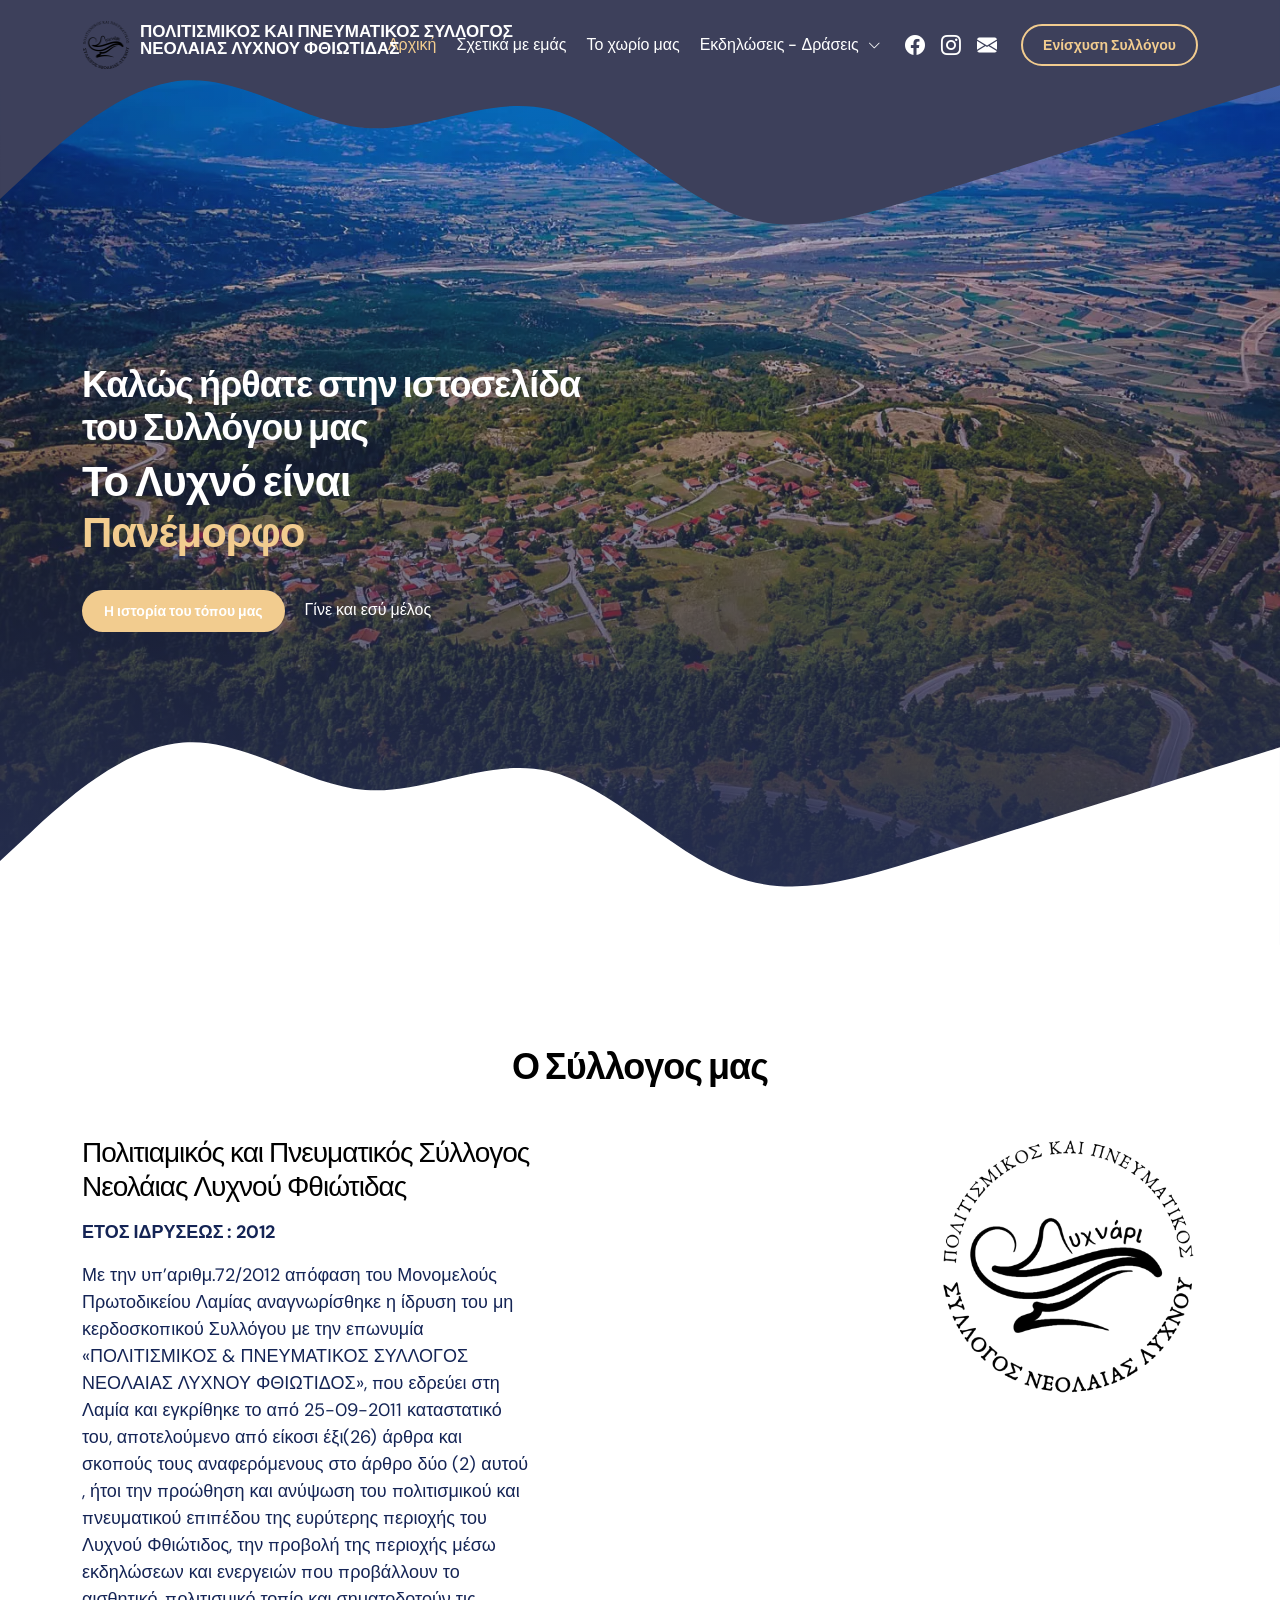
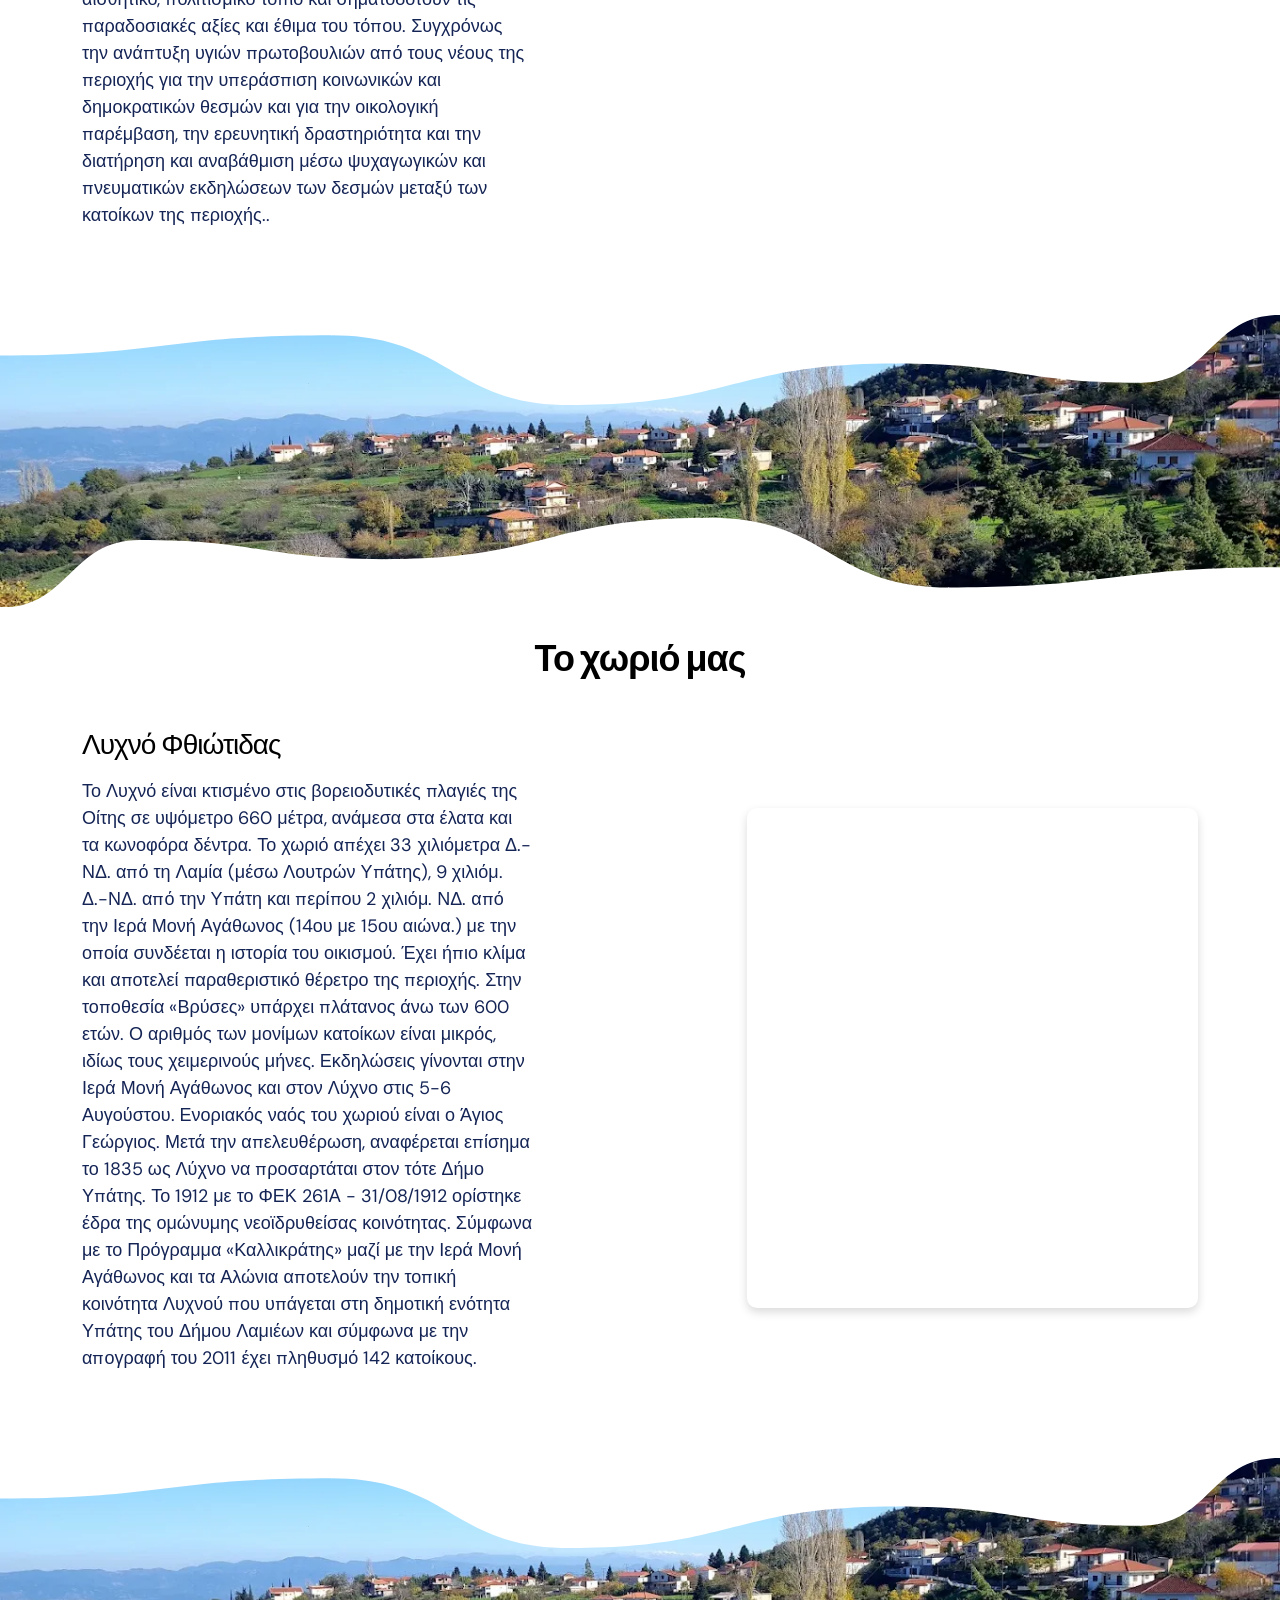
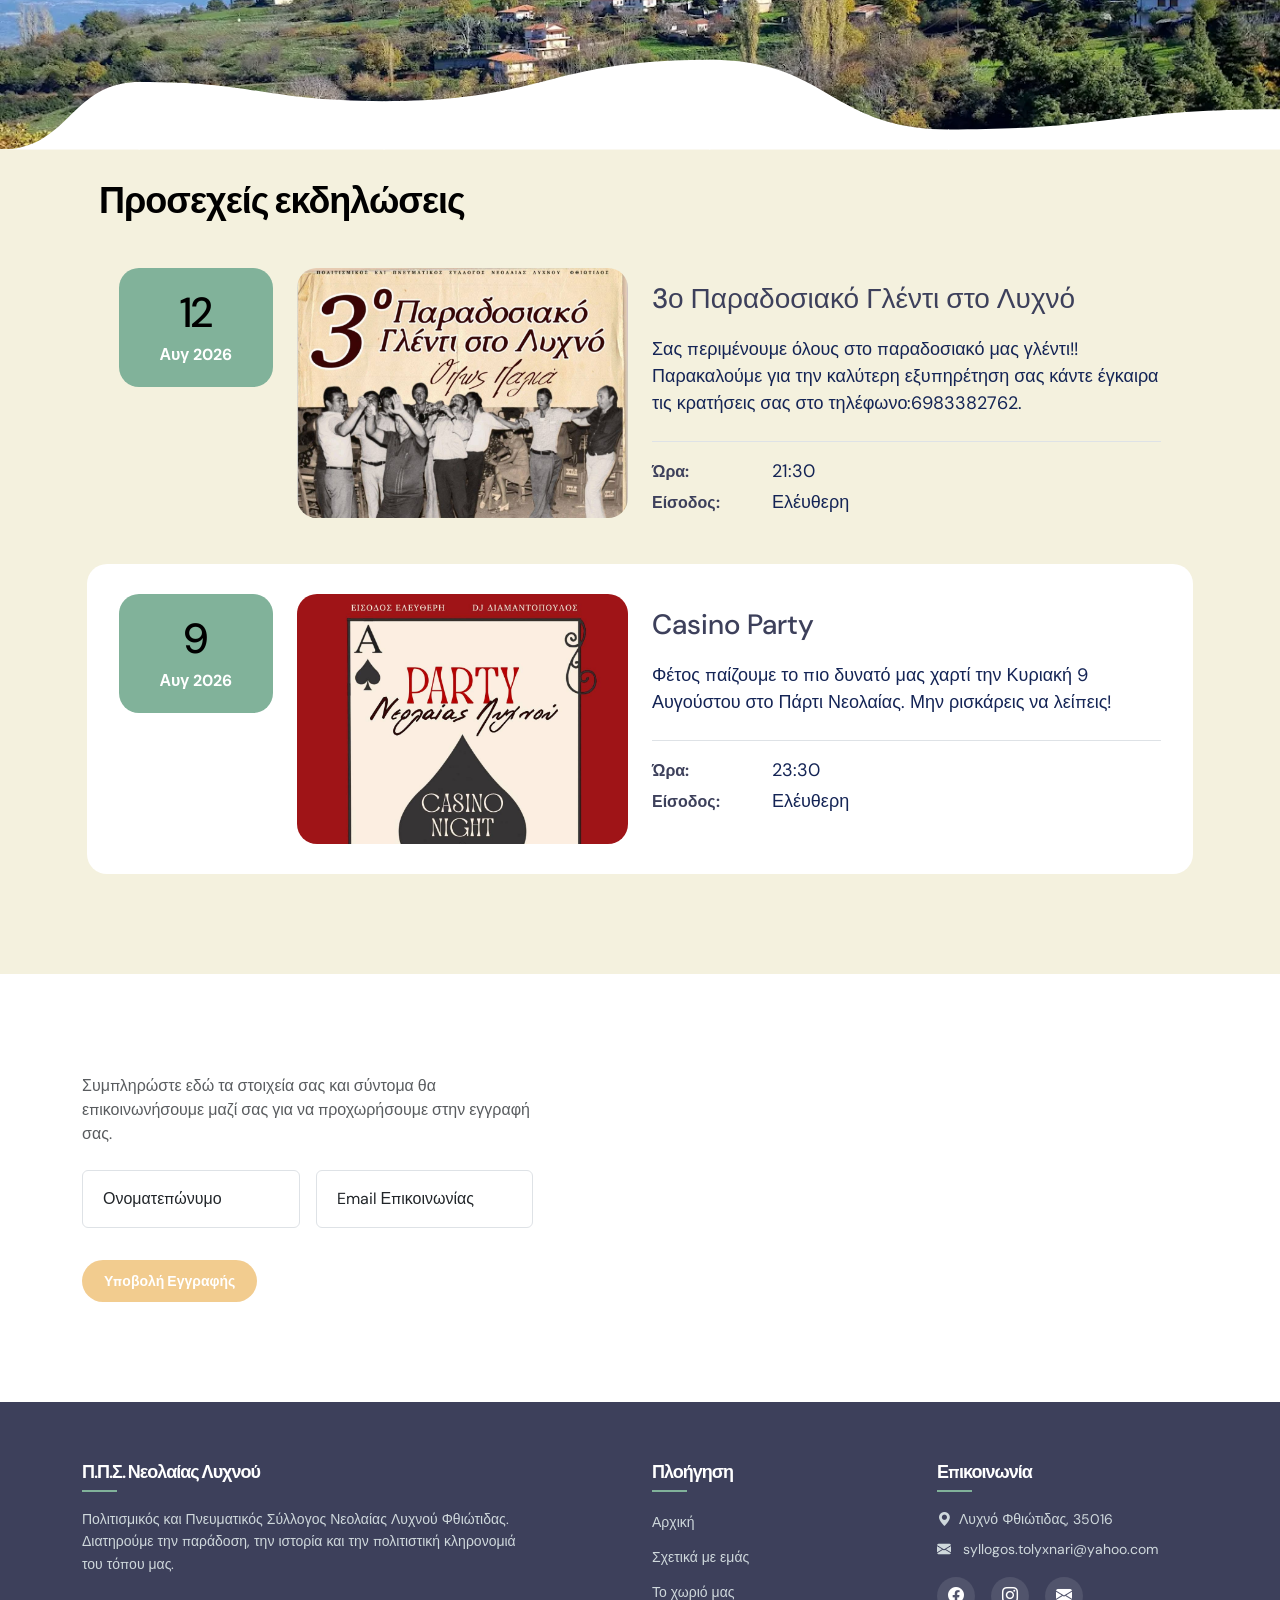
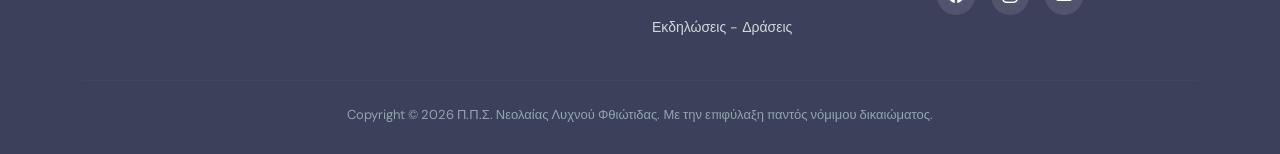
<file: wwwroot/index.html>
<!doctype html>
<html lang="en">

<head>
    <meta charset="utf-8">
    <meta name="viewport" content="width=device-width, initial-scale=1.0">

    <meta name="description" content="Η επίσημη ιστοσελίδα του Εκπολιτιστικού Συλλόγου  Νεολαίας Λυχνού Φθιώτιδας. Δείτε το ψηφιακό μας αρχείο, εκδηλώσεις και φωτογραφίες και άλλα πολλα σχετικά με το χωριό μας και το Σύλλογο.">
    <meta name="author" content="">

    <title>Σύλλογος Νεολαίας Λυχνού Φθιώτιδας</title>

    <!-- CSS FILES -->
    <link rel="preconnect" href="https://fonts.googleapis.com">

    <link rel="preconnect" href="https://fonts.gstatic.com" crossorigin>

    <link href="https://fonts.googleapis.com/css2?family=DM+Sans:ital,wght@0,400;0,500;0,700;1,400&display=swap" rel="stylesheet">

    <link href="Css/bootstrap.min.css" rel="stylesheet">

    <link rel="stylesheet" href="https://cdn.jsdelivr.net/npm/bootstrap-icons@1.11.3/font/bootstrap-icons.min.css">

    <link href="Css/MainStyle.css" rel="stylesheet">

</head>

<body>

    <main>

<nav class="navbar navbar-expand-lg">
    <div class="container">

        <!-- Logo + τίτλος -->
        <a class="navbar-brand d-flex align-items-center" href="index.html">
            <img src="images/emvlima_new.webp"
                 class="navbar-brand-image img-fluid"
                 alt="Σύλλογος Νεολαίας Λυχνού">

            <span class="navbar-brand-text">
                <small>ΠΟΛΙΤΙΣΜΙΚΟΣ ΚΑΙ ΠΝΕΥΜΑΤΙΚΟΣ ΣΥΛΛΟΓΟΣ</small>
                <small>ΝΕΟΛΑΙΑΣ ΛΥΧΝΟΥ ΦΘΙΩΤΙΔΑΣ</small>
            </span>
        </a>


        <!-- Hamburger button - εμφανίζεται μόνο σε κινητά/tablet -->
        <button class="navbar-toggler"
                type="button"
                data-bs-toggle="collapse"
                data-bs-target="#navbarNav"
                aria-controls="navbarNav"
                aria-expanded="false"
                aria-label="Άνοιγμα μενού">

            <span class="navbar-toggler-icon"></span>

        </button>


        <!-- Menu -->
        <div class="collapse navbar-collapse" id="navbarNav">

            <ul class="navbar-nav ms-auto align-items-lg-center">

                <li class="nav-item">
                    <a class="nav-link click-scroll" href="index.html">
                        Αρχική
                    </a>
                </li>


                <li class="nav-item">
                    <a class="nav-link click-scroll" href="#section_2">
                        Σχετικά με εμάς
                    </a>
                </li>
                        <li class="nav-item">
                            <a class="nav-link click-scroll" href="#section_3">Το χωρίο μας</a>
                        </li>

						<li class="nav-item dropdown">
							<a class="nav-link dropdown-toggle"
							href="#"
							id="navbarDropdown"
							role="button"
							aria-expanded="false">
								Εκδηλώσεις - Δράσεις
							</a>

							<ul class="dropdown-menu" aria-labelledby="navbarDropdown">
								<li><a class="dropdown-item" href="#section_4.1">Προσεχείς εκδηλώσεις</a></li>
								<li><a class="dropdown-item" href="Pages/arxeio.html">Αρχείο Εκδηλώσεων</a></li>
							</ul>
						</li>
            <div class="d-flex align-items-center justify-content-start justify-content-lg-end gap-3 mt-3 mt-lg-0 ms-lg-3">
                
                <a href="https://facebook.com/groups/146857978735724/" target="_blank" rel="noopener noreferrer" class="text-white fs-5" aria-label="Facebook">
                    <i class="bi bi-facebook"></i>
                </a>

                <a href="https://www.instagram.com/to_lyxno?igsi=emdoNjBleWFyMGQ5" target="_blank" rel="noopener noreferrer" class="text-white fs-5" aria-label="Instagram">
                    <i class="bi bi-instagram"></i>
                </a>

                <a href="mailto:syllogos.tolyxnari@yahoo.com" class="text-white fs-5" aria-label="Email">
                    <i class="bi bi-envelope-fill"></i>
                </a>

					<!-- Κουμπί Ενίσχυσης -->
					<a class="btn custom-btn custom-border-btn nav-support-btn ms-2" data-bs-toggle="offcanvas" href="#offcanvasExample" role="button" aria-controls="offcanvasExample">
						Ενίσχυση Συλλόγου
					</a>
            </div>

            </ul>

        </div>

    </div>
</nav>

    
	<div class="offcanvas offcanvas-end" data-bs-scroll="true" tabindex="-1"
		id="offcanvasExample" aria-labelledby="offcanvasExampleLabel">

		<div class="offcanvas-header">
			<h5 class="offcanvas-title" id="offcanvasExampleLabel">
				Οικονομική Ενίσχυση Συλλόγου
			</h5>

			<button type="button" class="btn-close" data-bs-dismiss="offcanvas"
				aria-label="Κλείσιμο"></button>
		</div>

		<div class="offcanvas-body d-flex flex-column">

			<div class="member-login-form-body">

				<p class="mb-4">
					Ο Σύλλογός μας είναι <strong>μη κερδοσκοπικός</strong>
					και λειτουργεί με σκοπό την υποστήριξη και την ανάπτυξη
					του χωριού μας.
				</p>

				<p class="mb-4">
					Όποιος επιθυμεί μπορεί να στηρίξει εθελοντικά το έργο,
					τις δράσεις και τις εκδηλώσεις του Συλλόγου μας.
				</p>


				<div class="support-info mb-4">

					<h6 class="mb-3">
						<i class="bi bi-bank me-2"></i>
						Τραπεζική Κατάθεση
					</h6>

					<p class="mb-2">
						<strong>Δικαιούχος:</strong><br>
						ΠΟΛΙΤΙΣΜΙΚΟΣ ΚΑΙ ΠΝΕΥΜΑΤΙΚΟΣ ΣΥΛΛΟΓΟΣ ΝΕΟΛΑΙΑΣ ΛΥΧΝΟΥ ΦΘΙΩΤΙΔΑΣ
					</p>

					<p class="mb-2">
						<strong>IBAN:</strong><br>
						<span id="ibanNumber">
							GRXXXXXXXXXXXXXXX
						</span>
						 <button type="button"
								class="btn btn-sm btn-outline-light ms-2"
								onclick="copyToClipboard('ibanNumber', this)">
								<i class="bi bi-copy"></i>
						</button>
					</p>

				</div>

				<div class="support-info mb-4">

					<h6 class="mb-3">
						<i class="bi bi-phone me-2"></i>
						Ενίσχυση μέσω IRIS
					</h6>

					<p class="mb-3">
						Μπορείτε επίσης να πραγματοποιήσετε την
						ενίσχυσή σας μέσω <strong>IRIS</strong>.
					</p>

					<p class="mb-0">
						<strong>ΑΦΜ:</strong><br>

						<span id="irisNumber">
							997501653
						</span>

						<button type="button"
								class="btn btn-sm btn-outline-light ms-2"
								onclick="copyToClipboard('irisNumber', this)"
								aria-label="Αντιγραφή ΑΦΜ">
							<i class="bi bi-copy"></i>
						</button>
					</p>

				</div>


				<div class="text-center mt-3">

					<p class="small">
						Σας ευχαριστούμε θερμά για κάθε στήριξη
						που συμβάλλει στη συνέχιση του έργου
						και των δράσεών μας.
					</p>

				</div>

			</div>


			<div class="mt-auto pt-4">

			<p class="small mb-0">
				Για οποιαδήποτε πληροφορία σχετικά με την
				οικονομική ενίσχυση, μπορείτε να επικοινωνήσετε
				μαζί μας στο 
				<a href="mailto:syllogos.tolyxnari@yahoo.com" 
				class="link-dark link-offset-2 link-underline-opacity-25 link-underline-opacity-100-hover">
				syllogos.tolyxnari@yahoo.com
				</a>.
			</p>

			
			</div>

	</div>

			</div>

        <section class="hero-section d-flex justify-content-center align-items-center" id="section_1">

            <div class="section-overlay"></div>

            <svg xmlns="http://www.w3.org/2000/svg" viewBox="0 0 1440 320">
                <path fill="#3D405B" fill-opacity="1"
                    d="M0,224L34.3,192C68.6,160,137,96,206,90.7C274.3,85,343,139,411,144C480,149,549,107,617,122.7C685.7,139,754,213,823,240C891.4,267,960,245,1029,224C1097.1,203,1166,181,1234,160C1302.9,139,1371,117,1406,106.7L1440,96L1440,0L1405.7,0C1371.4,0,1303,0,1234,0C1165.7,0,1097,0,1029,0C960,0,891,0,823,0C754.3,0,686,0,617,0C548.6,0,480,0,411,0C342.9,0,274,0,206,0C137.1,0,69,0,34,0L0,0Z">
                </path>
            </svg>

            <div class="container">
                <div class="row">

                    <div class="col-lg-6 col-12 mb-5 mb-lg-0">
                        <h2 class="text-white">Καλώς ήρθατε στην ιστοσελίδα του Συλλόγου μας</h2>

                        <h1 class="cd-headline rotate-1 text-white mb-4 pb-2">
                            <span>Το Λυχνό είναι</span>
                            <span class="cd-words-wrapper">
                                <b class="is-visible">Πανέμορφο</b>
                                <b>Ορεινό</b>
                                <b>Ιδανικό για ξεκούραση...</b>
                            </span>
                        </h1>

                        <div class="custom-btn-group">
                            <a href="#section_3" class="btn custom-btn smoothscroll me-3">H ιστορία του τόπου μας</a>

                            <a href="#section_4.2" class="link smoothscroll">Γίνε και εσύ μέλος</a>
                        </div>
                    </div>



                </div>
            </div>

            <svg xmlns="http://www.w3.org/2000/svg" viewBox="0 0 1440 320">
                <path fill="#ffffff" fill-opacity="1"
                    d="M0,224L34.3,192C68.6,160,137,96,206,90.7C274.3,85,343,139,411,144C480,149,549,107,617,122.7C685.7,139,754,213,823,240C891.4,267,960,245,1029,224C1097.1,203,1166,181,1234,160C1302.9,139,1371,117,1406,106.7L1440,96L1440,320L1405.7,320C1371.4,320,1303,320,1234,320C1165.7,320,1097,320,1029,320C960,320,891,320,823,320C754.3,320,686,320,617,320C548.6,320,480,320,411,320C342.9,320,274,320,206,320C137.1,320,69,320,34,320L0,320Z">
                </path>
            </svg>
        </section>


        <section class="about-section section-padding" id="section_2">
            <div class="container">
                <div class="row">

                    <div class="col-lg-12 col-12 text-center">
                        <h2 class="mb-lg-5 mb-4">Ο Σύλλογος μας</h2>
                    </div>

                    <div class="col-lg-5 col-12 me-auto mb-4 mb-lg-0">
                        <h3 class="mb-3">Πολιτιαμικός και Πνευματικός Σύλλογος Νεολάιας Λυχνού Φθιώτιδας</h3>

                        <p> <strong>ΕΤΟΣ ΙΔΡΥΣΕΩΣ : 2012</strong> </p>

                        <p>Με την υπ’αριθμ.72/2012 απόφαση του Μονομελούς Πρωτοδικείου Λαμίας αναγνωρίσθηκε η ίδρυση του
                            μη κερδοσκοπικού Συλλόγου με
                            την επωνυμία «ΠΟΛΙΤΙΣΜΙΚΟΣ & ΠΝΕΥΜΑΤΙΚΟΣ ΣΥΛΛΟΓΟΣ ΝΕΟΛΑΙΑΣ ΛΥΧΝΟΥ ΦΘΙΩΤΙΔΟΣ», που εδρεύει
                            στη Λαμία και εγκρίθηκε το από
                            25-09-2011 καταστατικό του, αποτελούμενο από είκοσι έξι(26) άρθρα και σκοπούς τους
                            αναφερόμενους στο άρθρο δύο (2) αυτού ,
                            ήτοι την προώθηση και ανύψωση του πολιτισμικού και πνευματικού επιπέδου της ευρύτερης
                            περιοχής του Λυχνού Φθιώτιδος, την
                            προβολή της περιοχής μέσω εκδηλώσεων και ενεργειών που προβάλλουν το αισθητικό, πολιτισμικό
                            τοπίο και σηματοδοτούν τις
                            παραδοσιακές αξίες και έθιμα του τόπου. Συγχρόνως την ανάπτυξη υγιών πρωτοβουλιών από τους
                            νέους της περιοχής για την
                            υπεράσπιση κοινωνικών και δημοκρατικών θεσμών και για την οικολογική παρέμβαση, την
                            ερευνητική δραστηριότητα και την
                            διατήρηση και αναβάθμιση μέσω ψυχαγωγικών και πνευματικών εκδηλώσεων των δεσμών μεταξύ των
                            κατοίκων της περιοχής..</p>


                    </div>

                    <div class="col-lg-3 col-md-6 col-12 mb-4 mb-lg-0 mb-md-0">
                        <div class="member-block">
                            <div class="member-block-image-wrap">
                                <img src="images/emvlima_new.webp" class="member-block-image img-fluid" alt="">
                            </div>
                        </div>
                    </div>

                </div>
            </div>
        </section>

                <section class="section-bg-image">
            <svg viewBox="0 0 1265 144" xmlns="http://www.w3.org/2000/svg" xmlns:xlink="http://www.w3.org/1999/xlink">
                <path fill="rgba(255, 255, 255, 1)" d="M 0 40 C 164 40 164 20 328 20 L 328 20 L 328 0 L 0 0 Z"
                    stroke-width="0"></path>
                <path fill="rgba(255, 255, 255, 1)" d="M 327 20 C 445.5 20 445.5 89 564 89 L 564 89 L 564 0 L 327 0 Z"
                    stroke-width="0"></path>
                <path fill="rgba(255, 255, 255, 1)" d="M 563 89 C 724.5 89 724.5 48 886 48 L 886 48 L 886 0 L 563 0 Z"
                    stroke-width="0"></path>
                <path fill="rgba(255, 255, 255, 1)"
                    d="M 885 48 C 1006.5 48 1006.5 67 1128 67 L 1128 67 L 1128 0 L 885 0 Z" stroke-width="0"></path>
                <path fill="rgba(255, 255, 255, 1)" d="M 1127 67 C 1196 67 1196 0 1265 0 L 1265 0 L 1265 0 L 1127 0 Z"
                    stroke-width="0"></path>
            </svg>

            <div class="container">
                <div class="row">

                    <div class="col-lg-6 col-12">
                    </div>

                </div>
            </div>

            <svg viewBox="0 0 1265 144" xmlns="http://www.w3.org/2000/svg" xmlns:xlink="http://www.w3.org/1999/xlink">
                <path fill="rgba(255, 255, 255, 1)" d="M 0 40 C 164 40 164 20 328 20 L 328 20 L 328 0 L 0 0 Z"
                    stroke-width="0"></path>
                <path fill="rgba(255, 255, 255, 1)" d="M 327 20 C 445.5 20 445.5 89 564 89 L 564 89 L 564 0 L 327 0 Z"
                    stroke-width="0"></path>
                <path fill="rgba(255, 255, 255, 1)" d="M 563 89 C 724.5 89 724.5 48 886 48 L 886 48 L 886 0 L 563 0 Z"
                    stroke-width="0"></path>
                <path fill="rgba(255, 255, 255, 1)"
                    d="M 885 48 C 1006.5 48 1006.5 67 1128 67 L 1128 67 L 1128 0 L 885 0 Z" stroke-width="0"></path>
                <path fill="rgba(255, 255, 255, 1)" d="M 1127 67 C 1196 67 1196 0 1265 0 L 1265 0 L 1265 0 L 1127 0 Z"
                    stroke-width="0"></path>
            </svg>
        </section>

        <section class="about-section section-padding" id="section_3">
    <div class="container">
        <div class="row align-items-center">

            <div class="col-lg-12 col-12 text-center">
                <h2 class="mb-lg-5 mb-4">Το χωριό μας</h2>
            </div>

            <div class="col-lg-5 col-12 mb-4 mb-lg-0">
                <h3 class="mb-3">Λυχνό Φθιώτιδας</h3>
                <p>Το Λυχνό είναι κτισμένο στις βορειοδυτικές πλαγιές της Οίτης σε υψόμετρο 660 μέτρα, ανάμεσα
                    στα έλατα και τα κωνοφόρα δέντρα. Το χωριό απέχει 33 χιλιόμετρα Δ.-ΝΔ. από τη Λαμία (μέσω Λουτρών Υπάτης), 9 χιλιόμ.
                    Δ.-ΝΔ. από την Υπάτη και περίπου 2 χιλιόμ. ΝΔ. από την Ιερά Μονή Αγάθωνος (14ου με 15ου αιώνα.) με την οποία
                    συνδέεται η ιστορία του οικισμού.
                    Έχει ήπιο κλίμα και αποτελεί παραθεριστικό θέρετρο της περιοχής. Στην τοποθεσία «Βρύσες» υπάρχει πλάτανος άνω των
                    600 ετών. Ο αριθμός των μονίμων κατοίκων είναι μικρός, ιδίως τους χειμερινούς μήνες.
                    Εκδηλώσεις γίνονται στην Ιερά Μονή Αγάθωνος και στον Λύχνο στις 5-6 Αυγούστου. Ενοριακός ναός του χωριού είναι ο Άγιος Γεώργιος.
                    Μετά την απελευθέρωση, αναφέρεται επίσημα το 1835 ως Λύχνο να προσαρτάται στον τότε Δήμο Υπάτης. Το 1912 με το ΦΕΚ 261Α -
                    31/08/1912 ορίστηκε έδρα της ομώνυμης νεοϊδρυθείσας κοινότητας. Σύμφωνα με το Πρόγραμμα «Καλλικράτης» μαζί με την
                    Ιερά Μονή Αγάθωνος και τα Αλώνια αποτελούν την τοπική κοινότητα Λυχνού που υπάγεται στη δημοτική ενότητα Υπάτης του
                    Δήμου Λαμιέων και σύμφωνα με την απογραφή του 2011 έχει πληθυσμό 142 κατοίκους.</p>
            </div>

            <div class="col-lg-5 col-12 ms-auto">
                <div class="map-container">
                    <iframe
                        src="https://www.google.com/maps/embed?pb=!1m18!1m12!1m3!1d3106.623468350888!2d22.195922511725545!3d38.86397519855742!2m3!1f0!2f0!3f0!3m2!1i1024!2i768!4f13.1!3m3!1m2!1s0x135f3f2c3e58e251%3A0xead5d98b1d0ce66f!2zzpvPjc-Hzr3OvyAzNTAgMTY!5e0!3m2!1sel!2sgr!4v1787309382941!5m2!1sel!2sgr"
                        style="border:0;" 
                        allowfullscreen="" 
                        loading="lazy"
                        referrerpolicy="no-referrer-when-downgrade">
                    </iframe>
                </div>
            </div>

        </div>
    </div>
</section>

        <section class="section-bg-image">
            <svg viewBox="0 0 1265 144" xmlns="http://www.w3.org/2000/svg" xmlns:xlink="http://www.w3.org/1999/xlink">
                <path fill="rgba(255, 255, 255, 1)" d="M 0 40 C 164 40 164 20 328 20 L 328 20 L 328 0 L 0 0 Z"
                    stroke-width="0"></path>
                <path fill="rgba(255, 255, 255, 1)" d="M 327 20 C 445.5 20 445.5 89 564 89 L 564 89 L 564 0 L 327 0 Z"
                    stroke-width="0"></path>
                <path fill="rgba(255, 255, 255, 1)" d="M 563 89 C 724.5 89 724.5 48 886 48 L 886 48 L 886 0 L 563 0 Z"
                    stroke-width="0"></path>
                <path fill="rgba(255, 255, 255, 1)"
                    d="M 885 48 C 1006.5 48 1006.5 67 1128 67 L 1128 67 L 1128 0 L 885 0 Z" stroke-width="0"></path>
                <path fill="rgba(255, 255, 255, 1)" d="M 1127 67 C 1196 67 1196 0 1265 0 L 1265 0 L 1265 0 L 1127 0 Z"
                    stroke-width="0"></path>
            </svg>

            <div class="container">
                <div class="row">

                    <div class="col-lg-6 col-12">

                    </div>

                </div>
            </div>

            <svg viewBox="0 0 1265 144" xmlns="http://www.w3.org/2000/svg" xmlns:xlink="http://www.w3.org/1999/xlink">
                <path fill="rgba(255, 255, 255, 1)" d="M 0 40 C 164 40 164 20 328 20 L 328 20 L 328 0 L 0 0 Z"
                    stroke-width="0"></path>
                <path fill="rgba(255, 255, 255, 1)" d="M 327 20 C 445.5 20 445.5 89 564 89 L 564 89 L 564 0 L 327 0 Z"
                    stroke-width="0"></path>
                <path fill="rgba(255, 255, 255, 1)" d="M 563 89 C 724.5 89 724.5 48 886 48 L 886 48 L 886 0 L 563 0 Z"
                    stroke-width="0"></path>
                <path fill="rgba(255, 255, 255, 1)"
                    d="M 885 48 C 1006.5 48 1006.5 67 1128 67 L 1128 67 L 1128 0 L 885 0 Z" stroke-width="0"></path>
                <path fill="rgba(255, 255, 255, 1)" d="M 1127 67 C 1196 67 1196 0 1265 0 L 1265 0 L 1265 0 L 1127 0 Z"
                    stroke-width="0"></path>
            </svg>
        </section>




  <section class="events-section section-bg section-padding" id="section_4.1">
				<div class="container">
					<div class="row">

						<div class="col-lg-12 col-12">
							<h2 class="mb-lg-3">Προσεχείς εκδηλώσεις</h2>
						</div>

						<div class="row custom-block mb-3">
							<div class="col-lg-2 col-md-4 col-12 order-2 order-md-0 order-lg-0">
								<div
									class="custom-block-date-wrap d-flex d-lg-block d-md-block align-items-center mt-3 mt-lg-0 mt-md-0">
									<h6 class="custom-block-date mb-lg-1 mb-0 me-3 me-lg-0 me-md-0">12</h6>

									<strong class="text-white">Αυγ 2026</strong>
								</div>
							</div>

							<div class="col-lg-4 col-md-8 col-12 order-1 order-lg-0">
								<div class="custom-block-image-wrap">
									<a href="Pages/glenti.html">
										<img src="images/glenti.jpg" class="custom-block-image img-fluid"
											alt="">

										<i class="custom-block-icon bi-link"></i>
									</a>
								</div>
							</div>

							<div class="col-lg-6 col-12 order-3 order-lg-0">
								<div class="custom-block-info mt-2 mt-lg-0">
									<a href="Pages/glenti.html" class="events-title mb-3">3ο Παραδοσιακό Γλέντι στο Λυχνό</a>

									<p class="mb-0">Σας περιμένουμε όλους στο παραδοσιακό μας γλέντι!!
									Παρακαλούμε για την καλύτερη εξυπηρέτηση σας κάντε έγκαιρα τις κρατήσεις σας στο τηλέφωνο:6983382762.   
								</p>

									<div class="d-flex flex-wrap border-top mt-4 pt-3">

										<div class="mb-4 mb-lg-0">
											<div class="d-flex flex-wrap align-items-center mb-1">
												<span class="custom-block-span">Ώρα:</span>

												<p class="mb-0">21:30</p>
											</div>

											<div class="d-flex flex-wrap align-items-center">
												<span class="custom-block-span">Είσοδος:</span>

												<p class="mb-0">Ελέυθερη</p>
											</div>
										</div>
									</div>
								</div>
							</div>
						</div>

						<div class="row custom-block custom-block-bg">
							<div class="col-lg-2 col-md-4 col-12 order-2 order-md-0 order-lg-0">
								<div
									class="custom-block-date-wrap d-flex d-lg-block d-md-block align-items-center mt-3 mt-lg-0 mt-md-0">
									<h6 class="custom-block-date mb-lg-1 mb-0 me-3 me-lg-0 me-md-0">9</h6>

									<strong class="text-white">Αυγ 2026</strong>
								</div>
							</div>

							<div class="col-lg-4 col-md-8 col-12 order-1 order-lg-0">
								<div class="custom-block-image-wrap">
									<a href="Pages/party.html">
										<img src="images/party.jpg"
											class="custom-block-image img-fluid" alt="">

										<i class="custom-block-icon bi-link"></i>
									</a>
								</div>
							</div>

							<div class="col-lg-6 col-12 order-3 order-lg-0">
								<div class="custom-block-info mt-2 mt-lg-0">
									<a href="Pages/party.html" class="events-title mb-3">Casino Party</a>

									<p class="mb-0">Φέτος παίζουμε το πιο δυνατό μας χαρτί την Κυριακή 9 Αυγούστου στο Πάρτι Νεολαίας. 
													Μην ρισκάρεις να λείπεις!</p>

									<div class="d-flex flex-wrap border-top mt-4 pt-3">

										<div class="mb-4 mb-lg-0">
											<div class="d-flex flex-wrap align-items-center mb-1">
												<span class="custom-block-span">Ώρα:</span>

												<p class="mb-0">23:30</p>
											</div>

											<div class="d-flex flex-wrap align-items-center">
												<span class="custom-block-span">Είσοδος:</span>

												<p class="mb-0">Ελέυθερη</p>
											</div>
										</div>

									</div>
								</div>
							</div>
						</div>

					</div>
				</div>
			</section>

  <section class="contact-section section-padding" id="section_4.2">
				<div class="container">
					<div class="row">

						<div class="col-lg-5 col-12">
						<form action="https://formsubmit.co/syllogos.tolyxnari@yahoo.com" method="POST">
							

							<input type="hidden" name="_subject" value="Νέα εγγραφή από την ιστοσελίδα!">
							<input type="hidden" name="_captcha" value="false"> <!-- Απενεργοποιεί το captcha αν θέλεις -->

							<p class="fs-6 text-muted mb-4">
								Συμπληρώστε εδώ τα στοιχεία σας και σύντομα θα επικοινωνήσουμε μαζί σας για να προχωρήσουμε στην εγγραφή σας.
							</p>

							<div class="row g-3">
								<div class="col-lg-6 col-md-6 col-12">
									<div class="form-floating mb-3">
										<input type="text" name="Ονοματεπώνυμο" id="full-name" class="form-control" placeholder="Full Name" required>
										<label for="full-name">Ονοματεπώνυμο</label>
									</div>
								</div>

								<div class="col-lg-6 col-md-6 col-12">
									<div class="form-floating mb-3">
										<input type="email" name="Email" id="email" class="form-control" placeholder="Email" required>
										<label for="email">Email Επικοινωνίας</label>
									</div>
								</div>
							</div>

							<button type="submit" class="btn custom-btn mt-3">Υποβολή Εγγραφής</button>
						</form>
						</div>

					   
					</div>
				</div>
  </section>
    </main>

<footer class="site-footer">
		<div class="container">
			<div class="row gy-4">

				<!-- Στήλη 1: Πληροφορίες Συλλόγου -->
				<div class="col-lg-5 col-md-6 col-12">
					<h5 class="footer-title mb-3">Π.Π.Σ. Νεολαίας Λυχνού</h5>
					<p class="footer-text">
						Πολιτισμικός και Πνευματικός Σύλλογος Νεολαίας Λυχνού Φθιώτιδας. 
						Διατηρούμε την παράδοση, την ιστορία και την πολιτιστική κληρονομιά του τόπου μας.
					</p>
				</div>

				<!-- Στήλη 2: Γρήγοροι Σύνδεσμοι -->
				<div class="col-lg-3 col-md-6 col-12 ms-auto">
					<h5 class="footer-title mb-3">Πλοήγηση</h5>
					<ul class="footer-links list-unstyled">
						<li><a href="#section_1">Αρχική</a></li>
						<li><a href="#section_2">Σχετικά με εμάς</a></li>
						<li><a href="#section_3">Το χωριό μας</a></li>
						<li><a href="#section_4.1">Εκδηλώσεις - Δράσεις</a></li>
					</ul>
				</div>

				<!-- Στήλη 3: Επικοινωνία & Social -->
				<div class="col-lg-3 col-md-6 col-12">
					<h5 class="footer-title mb-3">Επικοινωνία</h5>
					<p class="footer-text mb-2">
						<i class="bi bi-geo-alt-fill me-2"></i>Λυχνό Φθιώτιδας, 35016
					</p>
					<p class="footer-text mb-3">
						<i class="bi bi-envelope-fill me-2"></i>
						<a href="mailto:syllogos.tolyxnari@yahoo.com" class="footer-email">syllogos.tolyxnari@yahoo.com</a>
					</p>

					<!-- Social Media Icons -->
					<div class="footer-social d-flex gap-3">
						<a href="https://facebook.com/groups/146857978735724/" target="_blank" rel="noopener" aria-label="Facebook">
							<i class="bi bi-facebook"></i>
						</a>
						<a href="https://www.instagram.com/to_lyxno" target="_blank" rel="noopener" aria-label="Instagram">
							<i class="bi bi-instagram"></i>
						</a>
						<a href="mailto:syllogos.tolyxnari@yahoo.com" aria-label="Email">
							<i class="bi bi-envelope-fill"></i>
						</a>
					</div>
				</div>

			</div>

			<hr class="footer-divider my-4">

			<!-- Copyrights Τέρμα Κάτω -->
			<div class="row align-items-center">
				<div class="col-12 text-center">
					<p class="copyright-text mb-0">
						Copyright © 2026 Π.Π.Σ. Νεολαίας Λυχνού Φθιώτιδας. Με την επιφύλαξη παντός νόμιμου δικαιώματος.
					</p>
				</div>
			</div>
		</div>
	</footer>   


    <!-- JAVASCRIPT FILES -->
    <script src="Js/jquery.min.js"></script>
    <script src="Js/bootstrap.bundle.min.js"></script>
    <script src="Js/jquery.sticky.js"></script>
    <script src="Js/click-scroll.js"></script>
    <script src="Js/animated-headline.js"></script>
    <script src="Js/modernizr.js"></script>
    <script src="Js/custom.js"></script>
     <script src="Js/Menu.js"></script>
</body>

</html>
</file>
<file: wwwroot/Css/MainStyle.css>
/*---------------------------------------
  CUSTOM PROPERTIES ( VARIABLES )             
-----------------------------------------*/
:root {
  --white-color:                  #ffffff;
  --primary-color:                #81B29A;
  --secondary-color:              #3D405B;
  --section-bg-color:             #F4F1DE;
  --custom-btn-bg-color:          #F2CC8F;
  --custom-btn-bg-hover-color:    #E07A5F;
  --dark-color:                   #000000;
  --p-color:                      #717275;
  --link-hover-color:             #F2CC8F;

  --body-font-family:             'DM Sans', sans-serif;

  --h1-font-size:                 42px;
  --h2-font-size:                 36px;
  --h3-font-size:                 28px;
  --h4-font-size:                 24px;
  --h5-font-size:                 22px;
  --h6-font-size:                 20px;
  --p-font-size:                  18px;
  --menu-font-size:               16px;
  --btn-font-size:                14px;
  --copyright-font-size:          13px;

  --border-radius-large:          100px;
  --border-radius-medium:         20px;
  --border-radius-small:          10px;

  --font-weight-normal:           400;
  --font-weight-medium:           500;
  --font-weight-bold:             700;
}

body {
  background-color: var(--white-color);
  font-family: var(--body-font-family); 
}


/*---------------------------------------
  TYPOGRAPHY               
-----------------------------------------*/

h2, h3, h4, h5, h6 {
  color: var(--dark-color);
}

h1, h2, h3, h4, h5, h6 {
  font-weight: var(--font-weight-medium);
  letter-spacing: -1px;
}

h1 {
  font-size: var(--h1-font-size);
  font-weight: var(--font-weight-bold);
}

h2 {
  font-size: var(--h2-font-size);
  font-weight: var(--font-weight-bold);
}

h3 { font-size: var(--h3-font-size); }
h4 { font-size: var(--h4-font-size); }
h5 { font-size: var(--h5-font-size); }
h6 { font-size: var(--h6-font-size); }

p, ul li {
  color: #142455;
  font-size: var(--p-font-size);
  font-weight: var(--font-weight-normal);
}

a, button {
  touch-action: manipulation;
  transition: all 0.3s;
}

a {
  display: inline-block;
  color: var(--secondary-color);
  text-decoration: none;
}

a:hover {
  color: var(--link-hover-color);
}

b, strong {
  font-weight: var(--font-weight-bold);
}


/*---------------------------------------
  SECTION               
-----------------------------------------*/
.section-bg {
  background-color: var(--section-bg-color);
}

.section-padding {
  padding-top: 100px;
  padding-bottom: 100px;
}

.section-overlay {
  content: "";
  background: rgba(0, 0, 0, 0) linear-gradient(rgba(39, 48, 83, 0.01) 0%, rgb(39, 48, 83) 100%) repeat scroll 0% 0%;
  position: absolute;
  top: 0; right: 0; bottom: 0; left: 0;
}

::selection {
  background-color: var(--primary-color);
  color: var(--white-color);
}


/*---------------------------------------
  ANIMATED HEADLINE               
-----------------------------------------*/
.cd-words-wrapper {
  display: inline-block;
  position: relative;
  text-align: left;
}

.cd-words-wrapper b {
  color: var(--link-hover-color);
  display: inline-block;
  position: absolute;
  white-space: nowrap;
  left: 0; top: 0;
}

.cd-words-wrapper b.is-visible { position: relative; }
.no-js .cd-words-wrapper b { opacity: 0; }
.no-js .cd-words-wrapper b.is-visible { opacity: 1; }

.cd-headline.rotate-1 .cd-words-wrapper {
  perspective: 300px;
}
.cd-headline.rotate-1 b {
  opacity: 0;
  transform-origin: 50% 100%;
  transform: rotateX(180deg);
}
.cd-headline.rotate-1 b.is-visible {
  opacity: 1;
  transform: rotateX(0deg);
  animation: cd-rotate-1-in 1.2s;
}
.cd-headline.rotate-1 b.is-hidden {
  transform: rotateX(180deg);
  animation: cd-rotate-1-out 1.2s;
}

@keyframes cd-rotate-1-in {
  0% { transform: rotateX(180deg); opacity: 0; }
  35% { transform: rotateX(120deg); opacity: 0; }
  65% { opacity: 0; }
  100% { transform: rotateX(360deg); opacity: 1; }
}

@keyframes cd-rotate-1-out {
  0% { transform: rotateX(0deg); opacity: 1; }
  35% { transform: rotateX(-40deg); opacity: 1; }
  65% { opacity: 0; }
  100% { transform: rotateX(180deg); opacity: 0; }
}


/*---------------------------------------
  CUSTOM BUTTON               
-----------------------------------------*/
.custom-btn {
  background: var(--custom-btn-bg-color);
  border: 2px solid transparent;
  border-radius: var(--border-radius-large);
  color: var(--white-color);
  font-size: var(--btn-font-size);
  font-weight: var(--font-weight-bold);
  line-height: normal;
  transition: all 0.3s;
  padding: 10px 20px;
}

.custom-btn:hover {
  background: var(--custom-btn-bg-hover-color);
  color: var(--white-color);
}

.custom-border-btn {
  background: transparent;
  border: 2px solid var(--custom-btn-bg-color);
  color: var(--custom-btn-bg-color);
}

.custom-border-btn:hover {
  background: var(--custom-btn-bg-color);
  border-color: transparent;
  color: var(--white-color);
}

.custom-btn-bg-white {
  border-color: var(--white-color);
  color: var(--white-color);
}

.custom-btn-group .link {
  color: var(--white-color);
  font-weight: var(--font-weight-medium);
}

.custom-btn-group .link:hover {
  color: var(--link-hover-color);
}


/*---------------------------------------
  NAVIGATION BAR & OFFCANVAS              
-----------------------------------------*/
.offcanvas {
  background-color: #f2cc8f;
  padding: 30px;
}

.offcanvas.offcanvas-end { border-left: 0; }
.offcanvas-header .btn-close { transition: all 0.3s; }
.offcanvas-header .btn-close:hover { transform: rotate(180deg); }

.offcanvas svg {
  position: absolute;
  bottom: 0; right: 0; left: 0;
}

.sticky-wrapper {
  position: absolute;
  top: 0; right: 0; left: 0;
  z-index: 100;
}

.sticky-wrapper.is-sticky .navbar {
  background-color: var(--secondary-color);
}

.navbar {
  z-index: 99;
  padding-top: 15px;
  padding-bottom: 15px;
}

.navbar .container, 
.navbar .container-fluid {
  display: flex;
  justify-content: space-between;
  align-items: center;
  width: 100%;
}

.navbar-brand,
.navbar-brand:hover {
  font-size: var(--h4-font-size);
  font-weight: var(--font-weight-bold);
  display: block;
  color: var(--white-color) !important;
  max-width: 48px;
}

.navbar-brand-image {
  width: 50px;
  height: 50px;
}

.navbar-brand-icon {
  width: 30px;
  height: 30px;
}

.navbar-brand-icon::after {
  top: 5px;
}

.navbar-brand-text {
  line-height: normal;
  margin-left: 10px;
  position: relative;
  bottom: 5px;
}

.navbar-brand-text small {
  display: block;
  font-size: 17px;
  line-height: 1;
  text-transform: uppercase;
}

.navbar-expand-lg .navbar-nav .nav-link {
  border-radius: var(--border-radius-large);
  margin: 5px;
  padding: 5px;
}

.navbar-nav .nav-link {
  display: inline-block;
  color: var(--white-color);
  font-size: var(--menu-font-size);
  font-weight: var(--font-weight-medium);
  padding-top: 15px;
  padding-bottom: 15px;
}

.navbar-nav .nav-link.active, 
.navbar-nav .nav-link:hover {
  color: var(--link-hover-color);
}

.navbar .dropdown-menu {
  background: var(--white-color);
  box-shadow: 0 1rem 3rem rgba(0,0,0,.175);
  border: 0;
  display: inherit;
  opacity: 0;
  min-width: 9rem;
  margin-top: 20px;
  padding: 13px 0 10px 0;
  transition: all 0.3s;
  pointer-events: none;
}

.navbar .dropdown-menu::before {
  content: "";
  width: 0; height: 0;
  border-left: 20px solid transparent;
  border-right: 20px solid transparent;
  border-bottom: 15px solid var(--white-color);
  position: absolute;
  top: -10px; left: 10px;
}

.navbar .dropdown-item {
  display: inline-block;
  color: var(--p-color);
  font-size: var(--menu-font-size);
  font-weight: var(--font-weight-medium);
  position: relative;
}

.navbar .dropdown-item.active, 
.navbar .dropdown-item:active,
.navbar .dropdown-item:focus, 
.navbar .dropdown-item:hover {
  background: transparent;
  color: var(--link-hover-color);
}

.navbar .dropdown-toggle::after {
  content: "\f282";
  display: inline-block;
  font-family: bootstrap-icons !important;
  font-size: var(--copyright-font-size);
  font-style: normal;
  font-weight: normal !important;
  line-height: 1;
  vertical-align: -.125em;
  position: relative;
  left: 2px;
  border: 0;
}

@media screen and (min-width: 992px) {
  .navbar .dropdown:hover .dropdown-menu {
    opacity: 1;
    margin-top: 0;
    pointer-events: auto;
  }
}

.navbar-toggler {
  border: 0; padding: 0;
  cursor: pointer;
  margin: 0;
  width: 30px; height: 35px;
  outline: none;
}

.navbar-toggler:focus {
  outline: none;
  box-shadow: none;
}

.navbar-toggler[aria-expanded="true"] .navbar-toggler-icon {
  background: transparent;
}

.navbar-toggler[aria-expanded="true"] .navbar-toggler-icon:before,
.navbar-toggler[aria-expanded="true"] .navbar-toggler-icon:after {
  transition: top 300ms 50ms ease, transform 300ms 350ms ease;
  top: 0;
}

.navbar-toggler[aria-expanded="true"] .navbar-toggler-icon:before {
  transform: rotate(45deg);
}

.navbar-toggler[aria-expanded="true"] .navbar-toggler-icon:after {
  transform: rotate(-45deg);
}

.navbar-toggler .navbar-toggler-icon {
  background: var(--white-color);
  transition: background 10ms 300ms ease;
  display: block;
  width: 30px; height: 2px;
  position: relative;
}

.navbar-toggler .navbar-toggler-icon:before,
.navbar-toggler .navbar-toggler-icon:after {
  transition: top 300ms 350ms ease, transform 300ms 50ms ease;
  position: absolute;
  right: 0; left: 0;
  background: var(--white-color);
  width: 30px; height: 2px;
  content: '';
}

.navbar-toggler .navbar-toggler-icon::before { top: -8px; }
.navbar-toggler .navbar-toggler-icon::after { top: 8px; }


/*---------------------------------------
  HERO SECTION        
-----------------------------------------*/
.hero-section {
  background-image: url('../images/xorio_main.jpg.webp');
  background-repeat: no-repeat;
  background-size: cover;
  background-position: center;
  position: relative;
  padding-top: 150px;
  padding-bottom: 100px;
  height: 105vh;
  min-height: 670px;
}

.hero-section {
  position: relative;
  overflow: hidden;
}

.section-overlay {
  z-index: 0; /* overlay κάτω από το wave */
}

.hero-section svg {
  z-index: 1; /* wave πάνω από overlay */
}

.hero-section .container {
  position: relative;
  z-index: 2; /* κείμενο πάνω από όλα */
}

.hero-50 {
  height: auto;
  min-height: 540px;
  margin-bottom: -100px;
}

.hero-50 .container + svg { transform: rotate(180deg); }

.hero-section .ratio {
  border-radius: var(--border-radius-medium);
  overflow: hidden;
}

.hero-section svg {
  position: absolute;
  right: 0; left: 0;
}

.hero-section > svg { top: 0; }
.hero-section .container + svg { top: auto; bottom: -1px; }

.hero-section .row {
  position: relative;
  z-index: 22;
}


/*---------------------------------------
  MIDDLE IMAGE SECTION     
-----------------------------------------*/
.section-bg-image {
  background-image: url('../images/village.webp');
  background-repeat: no-repeat;
  background-size: cover;
  background-position: center;
  position: relative;
  margin-bottom: -70px;
}

.section-bg-image .container + svg {
  transform: rotate(180deg);
  position: relative;
  bottom: -1px;
}

.section-bg-image-block {
  backdrop-filter: blur(5px) saturate(180%);
  -webkit-backdrop-filter: blur(5px) saturate(180%);
  background-color: rgba(255, 255, 255, 0.75);
  border-radius: var(--border-radius-medium);
  border: 1px solid rgba(209, 213, 219, 0.3);
  padding: 50px;
}

.section-bg-image-block .input-group {
  background-color: var(--white-color);
  border-radius: var(--border-radius-large);
  padding: 10px 15px;
}

.section-bg-image-block .input-group-text {
  background-color: transparent;
  border: 0;
}

.section-bg-image-block input[type="email"] {
  border: 0;
  box-shadow: none;
  margin-bottom: 0;
  padding-left: 0;
}

.section-bg-image-block button[type="submit"] {
  background-color: var(--primary-color);
  border: 0;
  border-radius: var(--border-radius-large) !important;
  color: var(--white-color);
  max-width: 150px;
}


/*---------------------------------------
  ABOUT SECTION               
-----------------------------------------*/
.about-section {
  padding-bottom: 70px;
}

.member-block-image-wrap {
  border-radius: var(--border-radius-medium);
  position: relative;
  overflow: hidden;
}

.member-block-image-wrap:hover .member-block-image { transform: scale(1.2); }
.member-block-image-wrap:hover .social-icon { opacity: 1; }

.member-block-image-wrap .social-icon {
  background-color: var(--white-color);
  border-radius: var(--border-radius-large);
  position: absolute;
  top: 50%; left: 50%;
  transform: translate(-50%, -50%);
  opacity: 0;
  transition: all 0.5s;
  padding: 15px 20px;
  width: auto;
}

.member-block-image { transition: all 0.3s; }
.member-block-info { padding: 10px; }
.member-block-info h4, .member-block-info p { margin-bottom: 0; }


/*---------------------------------------
  CUSTOM BLOCK & EVENTS COMPONENTS              
-----------------------------------------*/
.custom-block {
  border-radius: var(--border-radius-medium);
  position: relative;
  overflow: hidden;
  padding: 30px 20px;
}

.custom-block-bg { background: var(--white-color); }

.custom-block-date-wrap {
  background-color: var(--primary-color);
  border-radius: var(--border-radius-medium);
  text-align: center;
  padding: 20px 30px;
}

.custom-block-date { font-size: var(--h1-font-size); }

.custom-block-image-wrap {
  border-radius: var(--border-radius-medium);
  position: relative;
  overflow: hidden;
  width: 100%;
  height: 250px;
}

.custom-block-image-wrap:hover .custom-block-image { transform: scale(1.2); }
.custom-block-image-wrap:hover .custom-block-icon { opacity: 1; }

.custom-block-image {
  width: 100%;
  height: 100%;
  object-fit: cover;
  object-position: center;
  display: block;
  transition: all 0.3s;
}

.custom-block-image-wrap .custom-block-date-wrap,
.custom-block-image-wrap .custom-btn-wrap {
  position: absolute;
  bottom: 0;
}

.custom-block-image-wrap .custom-block-date-wrap {
  border-radius: 0;
  left: 0;
  width: 50%;
  padding: 12.30px 20px;
}

.custom-block-image-wrap .custom-btn-wrap {
  right: 0;
  width: 50%;
}

.custom-block-image-wrap .custom-btn {
  border-radius: 0;
  display: block;
  padding: 15px 20px;
}

.custom-block-info { padding-top: 10px; }
.custom-block-image-wrap + .custom-block-info { padding-top: 20px; }

.custom-block-span {
  color: var(--secondary-color);
  font-weight: var(--font-weight-bold);
  min-width: 110px;
  margin-right: 10px;
}

.custom-block-icon {
  background: var(--custom-btn-bg-color);
  border-radius: var(--border-radius-large);
  color: var(--white-color);
  width: 60px; height: 60px;
  line-height: 60px;
  text-align: center;
  font-size: var(--h3-font-size);
  position: absolute;
  top: 50%; left: 50%;
  transform: translate(-50%, -50%);
  opacity: 0;
  transition: all 0.5s;
}

.custom-block-icon:hover {
  background: var(--custom-btn-bg-hover-color);
  color: var(--white-color);
}


/*---------------------------------------
  EVENTS SECTION            
-----------------------------------------*/
.events-section.section-bg .container > .row {
  margin-right: 5px;
  margin-left: 5px;
}

.events-section.section-bg .container > .row .row { margin: auto; }
.events-listing-section { margin-bottom: 100px; }
.events-detail-section .custom-block-info { padding: 40px 60px; }

.events-detail-info {
  background-color: var(--section-bg-color);
  border-radius: var(--border-radius-medium);
  padding: 50px 25px;
}

.events-title {
  font-size: var(--h3-font-size);
  font-weight: var(--font-weight-medium);
}


/*---------------------------------------
  MEMBERSHIP SECTION            
-----------------------------------------*/
.membership-section .container {
  position: relative;
  z-index: 2;
}

.table-responsive { border-radius: var(--border-radius-medium); }
.table-responsive tbody, .table-responsive td, .table-responsive tfoot, 
.table-responsive th, .table-responsive thead, .table-responsive tr { border: 0; }

.table-responsive thead tr {
  background-color: var(--secondary-color);
  color: var(--white-color);
}

.table-responsive thead th { padding: 22px 16px !important; }
.table-responsive tbody tr:nth-child(even) { background-color: var(--section-bg-color); }
.table>:not(caption)>*>* { padding: 18px 16px; }

.table-responsive .bi-check-circle-fill { color: var(--primary-color); }
.table-responsive .bi-x-circle-fill { color: var(--custom-btn-bg-hover-color); }

.membership-form {
  background-color: var(--secondary-color);
  border-radius: var(--border-radius-medium);
  padding: 35px;
}

.membership-form .form-floating>textarea {
  border-radius: var(--border-radius-medium);
  height: 100px;
}

.support-info {
  padding: 18px;
  border-radius: var(--border-radius-small);
  background: rgba(255, 255, 255, 0.08);
}

.support-info h6 { font-weight: 600; }
.iban-number {
  word-break: break-all;
  font-size: 14px;
}


/*---------------------------------------
  CONTACT & MAP            
-----------------------------------------*/
.contact-form .form-floating>textarea {
  border-radius: var(--border-radius-medium);
  height: 120px;
}

.contact-info { position: relative; }

.contact-info-item {
  background: var(--secondary-color);
  border-radius: var(--border-radius-medium);
  position: absolute;
  overflow: hidden;
  top: 50%; left: 50%;
  transform: translate(-50%, -50%);
  text-align: center;
}

.contact-info-body { padding: 20px 30px; }
.contact-info-body strong, .contact-info-item a { color: var(--white-color); }

.contact-info-footer {
  background-color: var(--custom-btn-bg-hover-color);
  padding: 10px 20px;
  transition: all 0.3s;
}

.contact-info-footer:hover { background-color: var(--custom-btn-bg-color); }
.contact-info-footer a {
  display: block;
  font-weight: var(--font-weight-bold);
}

.map-container {
  width: 100%;
  max-width: 900px;
  height: 500px;
  border-radius: var(--border-radius-small);
  overflow: hidden;
  box-shadow: 0 4px 10px rgba(0,0,0,0.15);
}

.map-container iframe {
  width: 100%;
  height: 100%;
}


/*---------------------------------------
  CUSTOM FORM              
-----------------------------------------*/
.custom-form .form-control {
  border-radius: var(--border-radius-large);
  border-width: 2px;
  box-shadow: none;
  color: var(--p-color);
  margin-bottom: 20px;
  padding: 10px 10px 10px 20px;
  outline: none;
}

.custom-form .form-control:focus,
.custom-form .form-control:hover {
  border-color: var(--dark-color);
}

.form-floating>label { padding-left: 20px; }

.custom-form button[type="submit"] {
  background: var(--custom-btn-bg-color);
  border: none;
  border-radius: var(--border-radius-large);
  color: var(--white-color);
  font-size: var(--p-font-size);
  font-weight: var(--font-weight-medium);
  transition: all 0.3s;
  margin-bottom: 0;
  padding-left: 10px;
}

.custom-form button[type="submit"]:hover,
.custom-form button[type="submit"]:focus {
  background: var(--custom-btn-bg-hover-color);
  border-color: transparent;
}

.header-form { position: relative; }
.header-form .form-control { padding-left: 42px; }

.header-form-icon {
  width: 24px;
  position: absolute;
  top: 0;
  margin: 12px 0 0 15px;
}


/*---------------------------------------
  SOCIAL ICON              
-----------------------------------------*/
.social-icon {
  margin: 0; padding: 0;
}

.social-icon-item {
  list-style: none;
  display: inline-block;
  vertical-align: top;
}

.social-icon-link {
  background: var(--secondary-color);
  border-radius: var(--border-radius-large);
  color: var(--white-color);
  font-size: var(--btn-font-size);
  display: block;
  margin-right: 5px;
  text-align: center;
  width: 35px; height: 35px;
  line-height: 36px;
  transition: background 0.2s, color 0.2s;
}

.social-icon-link:hover {
  background: var(--primary-color);
  color: var(--white-color);
}


/*---------------------------------------
  SITE FOOTER            
-----------------------------------------*/
.site-footer {
  position: relative;
  background-color: var(--secondary-color);
  color: var(--section-bg-color);
  padding-top: 60px;
  padding-bottom: 30px;
  margin-top: auto;
}

.site-footer .container {
  position: relative;
  z-index: 2;
}

.site-footer svg {
  position: absolute;
  bottom: 0; right: 0; left: 0;
  pointer-events: none;
}

.footer-title {
  color: var(--white-color);
  font-weight: 600;
  font-size: 18px;
  position: relative;
  padding-bottom: 8px;
}

.footer-title::after {
  content: '';
  position: absolute;
  bottom: 0; left: 0;
  width: 35px; height: 2px;
  background-color: var(--primary-color);
}

.footer-text, .footer-email, .footer-links a {
  color: #cfd8dc;
  font-size: 14px;
}

.footer-text { line-height: 1.6; }
.footer-email:hover, .footer-links a:hover { color: var(--primary-color); }
.footer-links li { margin-bottom: 8px; }
.footer-links a:hover { padding-left: 5px; }

.footer-social a {
  display: inline-flex;
  align-items: center;
  justify-content: center;
  width: 38px; height: 38px;
  background-color: rgba(255, 255, 255, 0.1);
  color: var(--white-color);
  border-radius: 50%;
  font-size: 16px;
  transition: all 0.3s ease;
}

.footer-social a:hover {
  background-color: var(--primary-color);
  color: var(--white-color);
  transform: translateY(-3px);
}

.footer-divider { border-color: rgba(255, 255, 255, 0.1); }
.copyright-text {
  color: #90a4ae;
  font-size: var(--copyright-font-size);
}


/*---------------------------------------
  RESPONSIVE STYLES              
-----------------------------------------*/
@media screen and (max-width: 991px) {
  h1 { font-size: 36px; }
  h2 { font-size: 28px; }
  h3 { font-size: 22px; }
  h4 { font-size: 20px; }
  h5 { font-size: 18px; }
  h6 { font-size: 16px; }

  .section-padding {
    padding-top: 50px;
    padding-bottom: 50px;
  }
  
  .navbar { background-color: var(--secondary-color); }

  .navbar-nav .dropdown-menu {
    position: relative;
    left: 10px;
    opacity: 1;
    pointer-events: auto;
    max-width: 170px;
    margin-top: 15px;
    margin-bottom: 5px;
  }

  .navbar-expand-lg .navbar-nav {
    padding-top: 15px;
    padding-bottom: 100px;
  }

  .navbar-expand-lg .navbar-nav .nav-link {
    margin: 5px;
    padding: 0;
  }

  .hero-section {
    position: relative;
    top: 82px;
    margin-bottom: 82px;
  }

  .events-listing-section { margin-bottom: 50px; }
  .events-detail-section .custom-block-info { padding: 40px; }
  .events-detail-info { padding: 35px 25px; }

  .contact-info-item { width: 72%; }
  .events-detail-section .contact-info-item { width: 70%; }

  .section-bg-image { margin-bottom: 0; }
  .section-bg-image-block { padding: 30px; }

  .site-footer {
    padding-top: 40px;
    padding-bottom: 30px;
  }
}

@media screen and (max-width: 360px) {
  .custom-btn {
    font-size: 12px;
    padding: 4px 12px;
  }
}

/* ========================================
   RESPONSIVE NAVBAR
======================================== */

/* ----------------------------------------
   TABLET & MOBILE
   ---------------------------------------- */

@media screen and (max-width: 991px) {

    /* Navbar */
    .navbar {
        padding-top: 10px;
        padding-bottom: 10px;
    }

    .navbar .container {
        position: relative;
        min-height: 55px;
    }


    /* ----------------------------------------
       LOGO
       ---------------------------------------- */

    .navbar-brand {
        max-width: calc(100% - 55px);
        margin-right: 0;
        padding: 0;
    }

    .navbar-brand-image {
        width: 45px;
        height: 45px;
        flex-shrink: 0;
    }

    .navbar-brand-text {
        margin-left: 8px;
        bottom: 0;
        max-width: calc(100vw - 120px);
    }

    .navbar-brand-text small {
        display: block;
        font-size: 10px;
        line-height: 1.25;
        white-space: normal;
    }


    /* ----------------------------------------
       HAMBURGER
       ---------------------------------------- */

    .navbar-toggler {
        width: 35px;
        height: 35px;
        padding: 0;
        margin-left: 10px;
        border: 0;
        outline: none;
        box-shadow: none !important;
        flex-shrink: 0;
    }

    .navbar-toggler:focus {
        outline: none;
        box-shadow: none !important;
    }

    .navbar-toggler .navbar-toggler-icon {
        width: 30px;
        height: 2px;
    }

    .navbar-toggler .navbar-toggler-icon::before,
    .navbar-toggler .navbar-toggler-icon::after {
        width: 30px;
        height: 2px;
    }


    /* ----------------------------------------
       MOBILE MENU
       ---------------------------------------- */

    .navbar-collapse {
        width: 100%;
        margin-top: 15px;
        padding: 15px;
        background-color: var(--secondary-color);
        border-radius: 12px;
        box-shadow: 0 10px 30px rgba(0, 0, 0, 0.15);
    }

    .navbar-nav {
        width: 100%;
        align-items: stretch !important;
    }

    .navbar-nav .nav-item {
        width: 100%;
    }

    .navbar-nav .nav-link {
        display: block;
        width: 100%;
        padding: 12px 10px;
        margin: 2px 0;
        border-radius: 8px;
        font-size: 16px;
    }

    .navbar-nav .nav-link:hover,
    .navbar-nav .nav-link:focus {
        background-color: rgba(255, 255, 255, 0.08);
    }


    /* ----------------------------------------
       DROPDOWN
       ---------------------------------------- */

    .navbar .dropdown-menu {
        position: static;
        width: 100%;
        margin: 0;
        padding: 5px 0;
        background: rgba(255, 255, 255, 0.08);
        border: 0;
        border-radius: 8px;
        box-shadow: none;
        opacity: 1;
        pointer-events: auto;
    }

    .navbar .dropdown-menu::before {
        display: none;
    }

    .navbar .dropdown-item {
        display: block;
        width: 100%;
        padding: 10px 15px;
        color: var(--white-color);
        font-size: 15px;
    }

    .navbar .dropdown-item:hover,
    .navbar .dropdown-item:focus {
        background: rgba(255, 255, 255, 0.10);
        color: var(--link-hover-color);
    }


    /* ----------------------------------------
       SUPPORT BUTTON
       ---------------------------------------- */

    .nav-support-item {
        margin-top: 12px;
        padding-top: 12px;
        border-top: 1px solid rgba(255, 255, 255, 0.15);
    }

    .nav-support-btn {
        display: block;
        width: 100%;
        text-align: center;
        margin: 0;
        padding: 10px 15px;
    }


    /* ----------------------------------------
       OFFCANVAS
       ---------------------------------------- */

    .offcanvas.offcanvas-end {
        width: 88%;
        max-width: 380px;
    }

    .offcanvas {
        padding: 20px;
    }

}


/* ----------------------------------------
   ΡΥΘΜΙΣΕΙΣ ΓΙΑ ΚΙΝΗΤΑ
   ---------------------------------------- */

@media screen and (max-width: 991px) {

    .navbar {
        padding-top: 8px;
        padding-bottom: 8px;
    }

    .navbar-brand-image {
        width: 40px;
        height: 40px;
    }

    .navbar-brand-text {
        margin-left: 6px;
        max-width: calc(100vw - 100px);
    }

    .navbar-brand-text small {
        font-size: 8.5px;
        line-height: 1.3;
    }

    .navbar-toggler {
        width: 32px;
        height: 32px;
    }

    .navbar-toggler .navbar-toggler-icon {
        width: 27px;
    }

    .navbar-toggler .navbar-toggler-icon::before,
    .navbar-toggler .navbar-toggler-icon::after {
        width: 27px;
    }

    .navbar-collapse {
        margin-top: 10px;
        padding: 12px;
    }

    .navbar-nav .nav-link {
        font-size: 15px;
        padding: 11px 8px;
    }

    .navbar .dropdown-item {
        font-size: 14px;
        padding: 9px 12px;
    }

    .offcanvas.offcanvas-end {
        width: 92%;
    }

}

/* Διόρθωση Dropdown για να ανοιγοκλείνει σωστά στα κινητά */
@media (max-width: 991px) {


    /* Εμφανίζεται ΜΟΝΟ όταν ο χρήστης κάνει κλικ στο "Εκδηλώσεις - Δράσεις" */
    .navbar-nav .dropdown-menu.show {
        display: block !important;
    }
}

@media screen and (max-width: 991px) {
  .sticky-wrapper {
    position: relative;
    height: auto !important;   /* το jquery.sticky κλειδώνει ύψος στο load */
  }
  .hero-section {
    top: 0;
    margin-bottom: 0;
  }
  
}

@media (max-width: 991px) {

  .navbar .dropdown-menu {
    display: none !important;
    opacity: 1;
    pointer-events: auto;
    transition: none;

    /* χωρίς φόντο */
    background: transparent;
    background-color: transparent;
    box-shadow: none;
    border: none;

    /* ακριβής στοίχιση με τον γονέα */
    position: relative;
    left: 0;
    margin-left: 5px;
    padding-left: 0;
    padding-right: 0;
    max-width: none;
    margin-top: 2px;
    margin-bottom: 8px;
  }

  .navbar .dropdown-menu.show {
    display: block !important;
  }

  .navbar .dropdown-menu::before {
    display: none;
  }

  .navbar .dropdown-item,
  .navbar .dropdown-item:hover,
  .navbar .dropdown-item:focus,
  .navbar .dropdown-item:active,
  .navbar .dropdown-item.active {
    display: block;
    color: var(--white-color);
    background: transparent;
    padding: 10px 0;
  }
}

/* 1. Ρύθμιση για μεγάλες οθόνες (Υπολογιστές / Tablets) */
section, 
[id^="section_"] {
    scroll-margin-top: 80px;
}

/* 2. Ρύθμιση για κινητά (όπου το Navbar ψηλώνει) */
@media (max-width: 991px) {
    section, 
    [id^="section_"] {
        scroll-margin-top: 120px !important; /* Αυξάνουμε τον αέρα για να χωράει το ψηλότερο navbar */
    }
}

/* 3. Ομαλό scrolling σε όλο το site */
html {
    scroll-behavior: smooth;
}
</file>
